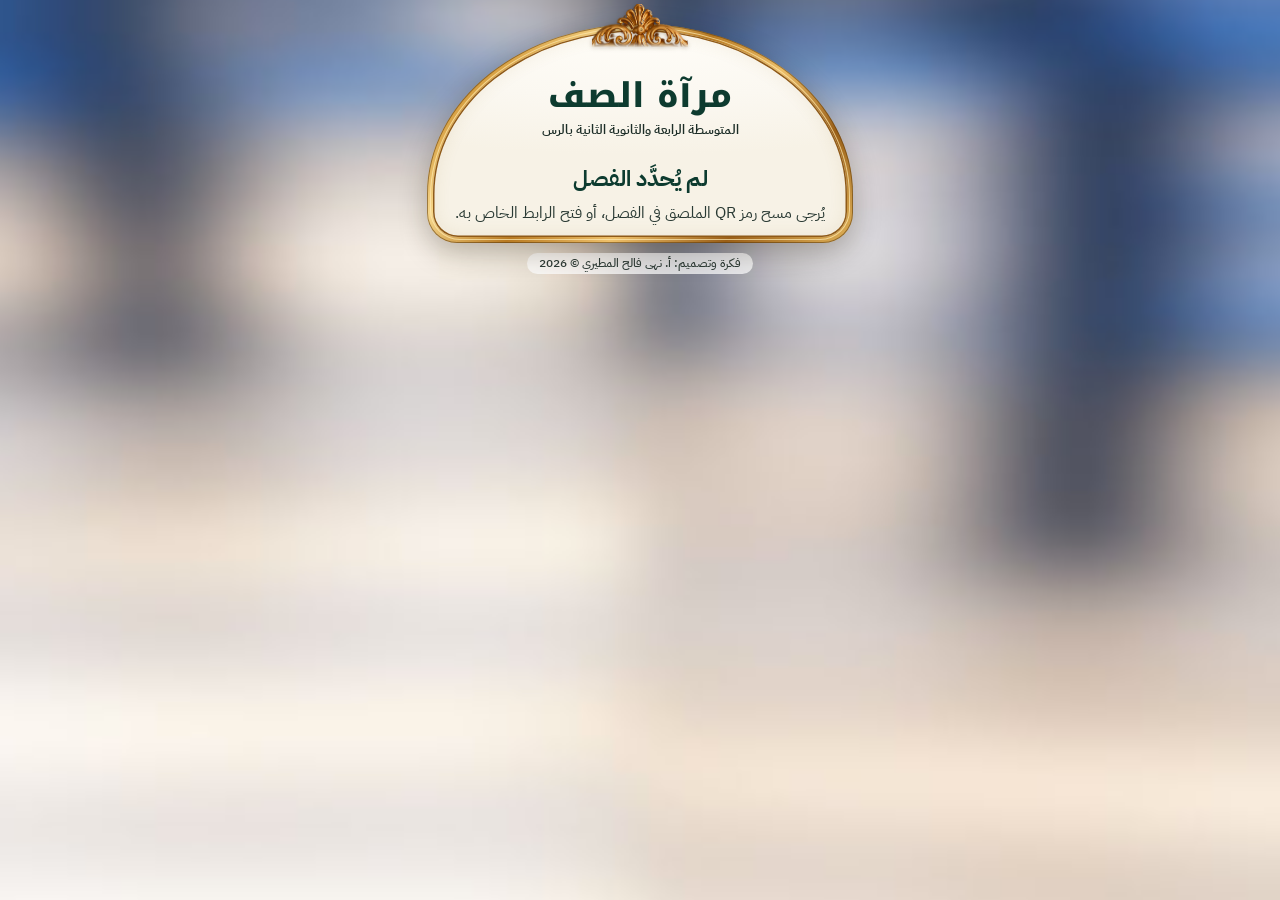
<file: index.html>
<!doctype html>
<html lang="ar" dir="rtl">
<head>
<meta charset="utf-8">
<meta name="viewport" content="width=device-width,initial-scale=1,maximum-scale=1,viewport-fit=cover">
<meta name="theme-color" content="#dfe6ee">
<link rel="icon" type="image/png" sizes="32x32" href="assets/icons/favicon-32.png">
<link rel="icon" type="image/png" sizes="192x192" href="assets/icons/icon-192.png">
<link rel="apple-touch-icon" href="assets/icons/apple-touch-icon.png">
<meta name="apple-mobile-web-app-title" content="مرآة الصف">
<title>مرآة الصف</title>
<link rel="preconnect" href="https://fonts.googleapis.com">
<link rel="preconnect" href="https://fonts.gstatic.com" crossorigin>
<link href="https://fonts.googleapis.com/css2?family=IBM+Plex+Sans+Arabic:wght@500;600;700&family=Noto+Kufi+Arabic:wght@800&display=swap" rel="stylesheet">
<link rel="stylesheet" href="assets/style.css">
<script src="assets/fit.js"></script>
<style>
:root{
  --cream:#fbf8f1;
  --cream-2:#f7f2e6;
  --line-gold:#e2cf9f;
  --ink-green:#0d3b2f;
  --sel:#0b5c37;
  --r-excellent:#1f8a45; --r-excellent-d:#166734;
  --r-good:#1466d6;      --r-good-d:#0f4ea6;
  --r-follow:#d2640f;    --r-follow-d:#a34c0a;
  --gold-grad:linear-gradient(135deg,#7c4a12 0%,#d49a3a 16%,#f6d68a 30%,#b87a22 46%,#eec06a 62%,#9a5f17 80%,#e2b45a 100%);
}
body{background:#d9dfe6;min-height:100vh;min-height:100dvh}
.bg{position:fixed;inset:-20px;background:url("assets/classroom-bg.jpg") center/cover no-repeat;filter:blur(2px) saturate(1.05);z-index:0}
.stage{position:relative;z-index:1;max-width:470px;margin:0 auto;padding:calc(24px + env(safe-area-inset-top)) 22px calc(6px + env(safe-area-inset-bottom))}

/* الإطار الذهبي على شكل قوس */
.frame{position:relative;padding:6px;border-radius:50% 50% 30px 30px / 170px 170px 30px 30px;background:var(--gold-grad);box-shadow:0 10px 28px rgba(40,30,10,.28),inset 0 0 0 1px rgba(90,55,10,.55)}
.frame::before{content:"";position:absolute;inset:3px;border-radius:inherit;border:1.5px solid rgba(255,236,180,.7);pointer-events:none}
.panel{position:relative;display:flex;flex-direction:column;border-radius:50% 50% 25px 25px / 164px 164px 25px 25px;background:radial-gradient(120% 60% at 50% 0%,#fffdf8 0%,var(--cream) 55%,var(--cream-2) 100%);box-shadow:inset 0 0 0 1.5px #8f5a18,inset 0 0 18px rgba(160,120,50,.12);padding:calc(44px + var(--head-extra,0px)) 16px 12px}
.crest{position:absolute;top:-20px;left:50%;width:96px;transform:translateX(-50%);z-index:2;pointer-events:none;filter:drop-shadow(0 2px 2px rgba(60,35,5,.35))}

/* الرأس */
.p-head{text-align:center}
.p-head h1{margin:0;font-family:"Noto Kufi Arabic","IBM Plex Sans Arabic",sans-serif;font-weight:800;font-size:34px;line-height:1.3;color:var(--ink-green)}
.p-head .school{margin:2px 0 0;font-size:13px;font-weight:600;color:#1d2e28}
.plaque{position:relative;width:min(190px,58%);aspect-ratio:270/58;margin:10px auto 0;display:grid;place-items:center}
.plaque svg{position:absolute;inset:0;width:100%;height:100%}
.plaque span{position:relative;font-size:17px;font-weight:700;color:var(--ink-green)}

/* المواد */
.row-title{display:flex;align-items:center;justify-content:space-between;gap:10px;margin:12px 0 8px}
.row-title h2,.rate-title{margin:0;font-size:20px;font-weight:700;color:var(--ink-green)}
.other-btn{display:inline-flex;align-items:center;gap:8px;min-height:36px;padding:0 16px;border:1.5px solid #c79a45;border-radius:11px;background:var(--cream);color:var(--ink-green);font-size:16px;font-weight:600}
.other-btn svg{width:15px;height:15px}
.other-btn[aria-pressed="true"]{background:var(--sel);border-color:var(--sel);color:#fff}
.other-box{margin:0 0 12px;display:flex;flex-direction:column;gap:8px}
.other-box input.need,.note-box textarea.need{border-color:var(--r-follow);background:#fff8f1;box-shadow:0 0 0 3px rgba(210,100,15,.15)}
.other-box input{width:100%;padding:12px 14px;border:1.5px solid var(--line-gold);border-radius:12px;background:#fff;font-size:16px;color:var(--ink-green)}
.other-box input:focus{outline:none;border-color:var(--sel)}
.subjects{display:grid;grid-template-columns:repeat(2,minmax(0,1fr));gap:7px 8px}
.subjects.c3{grid-template-columns:repeat(3,minmax(0,1fr));gap:7px}
.subj{position:relative;display:flex;align-items:center;justify-content:center;gap:8px;min-height:var(--btn-h,52px);padding:4px 8px;border:1px solid var(--line-gold);border-radius:11px;background:#fdfbf6;color:var(--ink-green);font-size:16px;font-weight:700;line-height:1.35;text-align:center;overflow-wrap:anywhere;box-shadow:0 1px 0 rgba(180,150,90,.12)}
.subjects.c3 .subj{font-size:14px;padding:4px 5px;border-radius:10px}
.subj .ck{display:none;flex:none;width:22px;height:22px}
.subj[aria-pressed="true"]{background:var(--sel);border-color:var(--sel);color:#fff;box-shadow:0 3px 8px rgba(11,92,55,.28)}
.subj[aria-pressed="true"] .ck{display:block}
.subjects.c3 .subj .ck{width:20px;height:20px}
.subj:active{transform:scale(.985)}

/* مجالات تقييم مدرسي منفصلة بصريًا، بنفس أزرار المواد */
.school-area-title{margin:11px 0 7px;font-size:16px;font-weight:700;color:var(--ink-green)}
.school-areas{display:grid;grid-template-columns:repeat(3,minmax(0,1fr));gap:6px}
.school-areas .subj{min-height:74px;flex-direction:column;gap:3px;padding:7px 3px;font-size:12px;line-height:1.35}
.school-areas .area-icon{width:24px;height:24px;flex:none}
.school-areas .subj .ck{position:absolute;top:4px;left:4px;width:16px;height:16px}
.compact .school-area-title{margin:7px 0 5px;font-size:14px}
.compact .school-areas .subj{min-height:64px;padding:5px 3px;font-size:11.5px}
.compact .school-areas .area-icon{width:20px;height:20px}

/* التقييم */
.rate-title{margin:12px 0 8px}
.rates{display:grid;grid-template-columns:repeat(3,minmax(0,1fr));gap:6px}
.rate{display:flex;flex-direction:column;align-items:center;justify-content:center;gap:4px;min-height:78px;padding:8px 4px;border:0;border-radius:10px;color:#fff;font-size:17px;font-weight:700;line-height:1.2}
.rate svg{width:32px;height:32px}
.rate.excellent{background:var(--r-excellent);box-shadow:0 3px 0 var(--r-excellent-d)}
.rate.good{background:var(--r-good);box-shadow:0 3px 0 var(--r-good-d)}
.rate.follow{background:var(--r-follow);box-shadow:0 3px 0 var(--r-follow-d)}
.rate:active{transform:translateY(2px);box-shadow:none}
.rates.busy .rate{opacity:.6;pointer-events:none}
.status{margin:12px 0 4px;text-align:center;font-size:13.5px;font-weight:500;color:#2a3a34}
.status.warn{color:var(--r-follow-d);font-weight:700;animation:nudge .35s}
.status.bad{color:#b3261e;font-weight:700}
@keyframes nudge{25%{transform:translateX(-5px)}75%{transform:translateX(5px)}}
.demo-note{margin:10px auto 0;padding:4px 12px;width:fit-content;border-radius:999px;background:#fff4dc;border:1px solid #e9d29a;font-size:12px;color:#7a5a1f}

/* صفحة الشكر */
.done{margin-top:18px;text-align:center}
.done-icon{width:74px;height:74px;margin:6px auto 12px;border-radius:50%;display:grid;place-items:center;color:#fff}
.done-icon svg{width:38px;height:38px}
.done h2{margin:0;font-size:28px;color:var(--ink-green)}
.done-lead{margin:4px 0 18px;font-size:17px;color:#2a3a34}
.done-sum{margin:0 auto;max-width:340px;border:1.3px solid var(--line-gold);border-radius:14px;background:#fdfbf6;text-align:start}
.done-sum div{display:flex;justify-content:space-between;gap:12px;padding:12px 16px;border-bottom:1px solid #eee3c8}
.done-sum div:last-child{border-bottom:0}
.done-sum dt{color:#6c6a5e;font-size:15px}
.done-sum dd{margin:0;font-weight:700;font-size:16px;color:var(--ink-green);text-align:end}
.done-foot{margin:16px 0 6px;font-size:14px;color:#6c6a5e}
.invalid{margin-top:22px;text-align:center}
.invalid h2{margin:0 0 6px;font-size:22px;color:var(--ink-green)}
.invalid p{margin:0;color:#2a3a34}

.rights{margin:10px auto 0;width:fit-content;padding:2px 12px;border-radius:999px;background:rgba(255,255,255,.72);text-align:center;font-size:11.5px;font-weight:500;color:#2f3d38}

/* مستوى مضغوط للشاشات القصيرة */
.compact .stage{padding-top:calc(18px + env(safe-area-inset-top))}
.compact .panel{padding-top:calc(34px + var(--head-extra,0px));padding-bottom:8px}
.compact .crest{width:80px;top:-16px}
.compact .p-head h1{font-size:27px}
.compact .p-head .school{font-size:12px}
.compact .plaque{margin-top:6px;width:min(170px,52%)}
.compact .plaque span{font-size:15.5px}
.compact .row-title{margin:8px 0 6px}
.compact .row-title h2,.compact .rate-title{font-size:17px}
.compact .other-btn{min-height:32px;font-size:15px}
.compact .rate-title{margin:8px 0 6px}
.compact .rate{min-height:62px;font-size:15px}
.compact .rate svg{width:24px;height:24px}
.compact .status{margin:8px 0 2px;font-size:12.5px}
.compact .rights{margin-top:6px}

/* الشاشات الصغيرة */
@media (max-width:370px){
  .stage{padding-inline:12px}
  .p-head h1{font-size:30px}
  .row-title h2,.rate-title{font-size:18px}
  .subj{font-size:15px}
  .rate{font-size:16px;min-height:70px}
  .rate svg{width:28px;height:28px}
}

/* الملاحظة */
.rate-row{margin:12px 0 8px}
.rate-row .rate-title{margin:0}
.note-btn{min-height:32px;padding:0 13px;font-size:14.5px;gap:6px}
.note-btn svg{width:13px;height:13px}
.note-btn[aria-expanded="true"] .v{display:none}
.note-btn[aria-expanded="true"]{background:var(--sel);border-color:var(--sel);color:#fff}
.note-box{margin:0 0 8px}
.note-box textarea{width:100%;min-height:46px;padding:10px 12px;border:1.5px solid var(--line-gold);border-radius:12px;background:#fff;font:inherit;font-size:16px;color:var(--ink-green);resize:none}
.note-box textarea:focus{outline:none;border-color:var(--sel)}
.compact .rate-row{margin:8px 0 6px}
</style>
</head>
<body>
<div class="bg" aria-hidden="true"></div>
<main class="stage">
  <div class="frame">
    <img class="crest" src="assets/crest.png" alt="" aria-hidden="true">
    <div class="panel" id="panel">
      <header class="p-head">
        <h1>مرآة الصف</h1>
        <p class="school" id="school"></p>
        <div class="plaque" id="plaque" hidden>
          <svg viewBox="0 0 270 58" aria-hidden="true">
            <path d="M16 2H254A14 14 0 0 0 268 16V42A14 14 0 0 0 254 56H16A14 14 0 0 0 2 42V16A14 14 0 0 0 16 2Z" fill="#fdf9ef" stroke="#c9973f" stroke-width="2.2"/>
            <path d="M19 6.5H251A12 12 0 0 0 263.5 19V39A12 12 0 0 0 251 51.5H19A12 12 0 0 0 6.5 39V19A12 12 0 0 0 19 6.5Z" fill="none" stroke="#e3c47f" stroke-width="1"/>
          </svg>
          <span id="className"></span>
        </div>
        <div class="demo-note" id="demoFlag" hidden>وضع التجربة: تُحفظ التقييمات في هذا الجهاز فقط</div>
      </header>

      <section id="app" hidden>
        <div class="row-title">
          <h2 id="subjTitle">المادة الدراسية</h2>
          <button type="button" class="other-btn" id="otherBtn" aria-pressed="false">
            <svg viewBox="0 0 24 24" fill="none" stroke="currentColor" stroke-width="2.6" stroke-linecap="round" aria-hidden="true"><path d="M12 4v16M4 12h16"/></svg>أخرى
          </button>
        </div>
        <div class="other-box" id="otherBox" hidden>
          <label class="sr" for="otherName">اسم المادة</label>
          <input id="otherName" maxlength="60" placeholder="اسم المادة أو النشاط (اختياري)" autocomplete="off">
          <label class="sr" for="teacherName">اسم المعلمة</label>
          <input id="teacherName" maxlength="60" placeholder="اسم المعلمة (مطلوب)" autocomplete="name" required>
        </div>
        <div class="subjects" id="subjects" role="group" aria-labelledby="subjTitle"></div>
        <h2 class="school-area-title" id="schoolAreaTitle">التقييم المدرسي</h2>
        <div class="school-areas" id="schoolAreas" role="group" aria-labelledby="schoolAreaTitle"></div>

        <div class="row-title rate-row">
          <h2 class="rate-title">التقييم</h2>
          <button type="button" class="other-btn note-btn" id="noteBtn" aria-expanded="false">
            <svg viewBox="0 0 24 24" fill="none" stroke="currentColor" stroke-width="2.6" stroke-linecap="round" aria-hidden="true"><path class="v" d="M12 4v16"/><path d="M4 12h16"/></svg><span>ملاحظة</span>
          </button>
        </div>
        <div class="note-box" id="noteBox" hidden>
          <label class="sr" for="note">ملاحظة</label>
          <textarea id="note" maxlength="300" rows="1" placeholder="الملاحظة"></textarea>
        </div>
        <div class="rates" id="rates">
          <button class="rate excellent" data-rating="متميز" type="button">
            <svg viewBox="0 0 24 24" fill="none" stroke="currentColor" stroke-width="1.7" stroke-linejoin="round" aria-hidden="true"><path d="M12 3.2l2.7 5.5 6 .9-4.35 4.25 1.03 6-5.38-2.83-5.38 2.83 1.03-6L3.3 9.6l6-.9z"/></svg>
            متميز
          </button>
          <button class="rate good" data-rating="جيد" type="button">
            <svg viewBox="0 0 24 24" fill="none" stroke="currentColor" stroke-width="1.7" stroke-linecap="round" stroke-linejoin="round" aria-hidden="true"><circle cx="12" cy="12" r="8.8"/><path d="M8.2 12.3l2.6 2.6 5-5.2"/></svg>
            جيد
          </button>
          <button class="rate follow" data-rating="يحتاج متابعة" type="button">
            <svg viewBox="0 0 24 24" fill="none" stroke="currentColor" stroke-width="1.7" stroke-linecap="round" stroke-linejoin="round" aria-hidden="true"><rect x="5" y="4.5" width="14" height="16.5" rx="2"/><path d="M9 3h6v3H9zM8.5 11h7M8.5 14.5h7M8.5 18h4"/></svg>
            يحتاج متابعة
          </button>
        </div>
        <p class="status" id="hint" role="status" aria-live="polite">يحفظ التقييم مباشرة عند الاختيار</p>
      </section>

      <section class="done" id="done" hidden>
        <div class="done-icon" id="doneIcon"><svg viewBox="0 0 24 24" fill="none" stroke="currentColor" stroke-width="2.4" stroke-linecap="round" stroke-linejoin="round" aria-hidden="true"><path d="M5 12.5l4.5 4.5L19 7.5"/></svg></div>
        <h2>شكرًا لتعاونكم</h2>
        <p class="done-lead">تم حفظ التقييم لأداء طالبات الفصل.</p>
        <dl class="done-sum">
          <div><dt>الفصل</dt><dd id="doneClass"></dd></div>
          <div><dt>المادة / المجال</dt><dd id="doneSubject"></dd></div>
          <div id="doneTeacherRow" hidden><dt>المعلمة</dt><dd id="doneTeacher"></dd></div>
          <div><dt>أداء الطالبات</dt><dd id="doneRating"></dd></div>
          <div><dt>الوقت</dt><dd id="doneTime"></dd></div>
        </dl>
        <p class="done-foot">يمكن إغلاق هذه الصفحة الآن.</p>
      </section>

      <section class="invalid" id="invalid" hidden>
        <h2>لم يُحدَّد الفصل</h2>
        <p>يُرجى مسح رمز QR الملصق في الفصل، أو فتح الرابط الخاص به.</p>
      </section>
    </div>
  </div>
  <p class="rights">فكرة وتصميم: أ. نهى فالح المطيري © 2026</p>
</main>

<script src="config.js"></script>
<script src="assets/common.js"></script>
<script>
(function () {
  var M = window.Miraat, S = M.Store;
  var $ = function (id) { return document.getElementById(id); };
  $("school").textContent = M.SCHOOL;

  var params = new URLSearchParams(location.search);
  var cls = M.findClass(params.get("c") || params.get("class"));
  var panel = $("panel");
  if (!cls) { $("invalid").hidden = false; return; }

  document.title = "مرآة الصف — " + cls.name;
  $("app").hidden = false;
  $("plaque").hidden = false;
  $("className").textContent = cls.name;
  if (S.demo) $("demoFlag").hidden = false;

  var subject = "", busy = false;
  var grid = $("subjects"), hint = $("hint"), rates = $("rates"), otherBtn = $("otherBtn");
  var CHECK = '<svg class="ck" viewBox="0 0 24 24" aria-hidden="true"><circle cx="12" cy="12" r="11" fill="#fff"/><path d="M7.2 12.4l3.1 3.1 6.4-6.6" fill="none" stroke="#0b5c37" stroke-width="2.6" stroke-linecap="round" stroke-linejoin="round"/></svg>';

  /* «أخرى» زر مستقل بجانب العنوان، والمواد في الشبكة */
  var subjects = M.subjectsFor(cls).filter(function (n) { return n !== "أخرى" && M.SCHOOL_AREAS.indexOf(n) === -1; });
  subjects.forEach(function (name) {
    var b = document.createElement("button");
    b.type = "button";
    b.className = "subj";
    b.innerHTML = '<span></span>' + CHECK;
    b.firstChild.textContent = M.disp(name);
    b.setAttribute("aria-pressed", "false");
    b.addEventListener("click", function () { pick(name, b); });
    grid.appendChild(b);
  });
  /* الأيقونات ثابتة لكل الفصول، مع الإبقاء على رموز QR والروابط الأصلية. */
  var areaGrid = $("schoolAreas");
  var AREA_ICONS = {
    "الموجهة الطلابية": '<circle cx="9" cy="8" r="3"/><path d="M3 20v-2a6 6 0 0 1 12 0v2M17 10a3 3 0 0 0-2-5M17 15a5 5 0 0 1 4 5"/>',
    "مراقبة الصف": '<rect x="5" y="5" width="14" height="16" rx="2"/><path d="M9 5V3h6v2M8 12l2 2 4-4M8 18h8"/>',
    "البيئة المدرسية": '<path d="M3 20h18M5 20V9l7-5 7 5v11M9 20v-7h6v7M9 10h6"/>'
  };
  M.SCHOOL_AREAS.forEach(function (name) {
    var b = document.createElement("button");
    b.type = "button";
    b.className = "subj";
    b.innerHTML = '<svg class="area-icon" viewBox="0 0 24 24" fill="none" stroke="currentColor" stroke-width="1.7" stroke-linecap="round" stroke-linejoin="round" aria-hidden="true">' + AREA_ICONS[name] + '</svg><span></span>' + CHECK;
    b.querySelector("span").textContent = name;
    b.setAttribute("aria-pressed", "false");
    b.addEventListener("click", function () { pick(name, b); });
    areaGrid.appendChild(b);
  });
  otherBtn.addEventListener("click", function () { pick("أخرى", otherBtn); $("teacherName").focus(); });
  ["teacherName", "note"].forEach(function (id) { $(id).addEventListener("input", function () { this.classList.remove("need"); }); });
  function openNote() {
    if ($("noteBox").hidden) {
      $("noteBox").hidden = false;
      $("noteBtn").setAttribute("aria-expanded", "true");
      $("noteBtn").querySelector("span").textContent = "إخفاء الملاحظة";
      keep2 = !grid.classList.contains("c3");
      fit();
    }
  }
  $("noteBtn").addEventListener("click", function () {
    var open = $("noteBox").hidden;
    $("noteBox").hidden = !open;
    this.setAttribute("aria-expanded", String(open));
    this.querySelector("span").textContent = open ? "إخفاء الملاحظة" : "ملاحظة";
    keep2 = open && !grid.classList.contains("c3");
    fit();
    if (open) $("note").focus();
  });

  function pick(name, btn) {
    subject = name;
    document.querySelectorAll("#subjects .subj, #schoolAreas .subj").forEach(function (e) { e.setAttribute("aria-pressed", String(e === btn)); });
    otherBtn.setAttribute("aria-pressed", String(btn === otherBtn));
    $("otherBox").hidden = name !== "أخرى";
    setStatus("", "يحفظ التقييم مباشرة عند الاختيار");
    fit();
  }

  var statusTimer = null;
  function setStatus(kind, text, revert) {
    clearTimeout(statusTimer);
    hint.className = "status";
    void hint.offsetWidth;
    if (kind) hint.classList.add(kind);
    hint.textContent = text;
    if (revert) statusTimer = setTimeout(function () { setStatus("", "يحفظ التقييم مباشرة عند الاختيار"); }, 2600);
  }

  /* ملاءمة الصفحة لطول الشاشة: تُحسب أعمدة المواد وارتفاعها، والمساحة الزائدة تذهب إلى أعلى الإطار */
  function topOf(el) { var y = 0; while (el) { y += el.offsetTop; el = el.offsetParent; } return y; }
  function viewport() {
    var root = document.documentElement, z = parseFloat(root.style.zoom) || 1;
    var w = root.clientWidth, h = window.innerHeight;
    if (z !== 1) { if (w / z >= 300) w = w / z; if (h / z >= 300) h = h / z; }
    return { w: w, h: h };
  }
  function layout(cols, btnH, extra) {
    grid.className = "subjects" + (cols === 3 ? " c3" : "");
    grid.style.setProperty("--btn-h", btnH + "px");
    panel.style.setProperty("--head-extra", extra + "px");
  }
  function overflow(vh) {
    var bottom = topOf(panel) + panel.offsetHeight + 7 + document.querySelector(".rights").offsetHeight + 14;
    return vh - bottom;             /* موجب = مساحة زائدة، سالب = الصفحة أطول من الشاشة */
  }
  var keep2 = false;
  function fit() {
    document.documentElement.classList.remove("compact");
    var v = viewport(), n = subjects.length;
    var cols = v.w >= 360 && n > 10 ? 3 : 2;
    var min = cols === 3 ? 44 : 48, cap = 62;
    layout(cols, min, 0);
    var slack = overflow(v.h);
    /* الترتيب: ضغط المسافات أولًا مع بقاء عدد الأعمدة، ثم ثلاثة أعمدة إن لزم */
    if (slack < 0) { document.documentElement.classList.add("compact"); min = cols === 3 ? 42 : 46; layout(cols, min, 0); slack = overflow(v.h); }
    if (slack < 0 && cols === 2 && v.w >= 340 && !keep2) {
      document.documentElement.classList.remove("compact");
      cols = 3; min = 44; layout(cols, min, 0); slack = overflow(v.h);
      if (slack < 0) { document.documentElement.classList.add("compact"); min = 42; layout(cols, min, 0); slack = overflow(v.h); }
    }
    if (slack <= 0) return;
    var rows = Math.ceil(n / cols);
    var grow = Math.min(cap - min, Math.floor(slack / rows));
    layout(cols, min + grow, 0);
    slack = overflow(v.h);
    if (slack > 0) layout(cols, min + grow, Math.min(Math.floor(slack), 90));
  }
  window.addEventListener("resize", fit);
  if (document.fonts && document.fonts.ready) document.fonts.ready.then(fit);
  fit();

  rates.querySelectorAll(".rate").forEach(function (b) {
    b.addEventListener("click", function () { rate(b.getAttribute("data-rating")); });
  });

  function rate(rating) {
    if (busy) return;
    if (!subject) { setStatus("warn", "يُرجى تحديد المادة أولًا", true); return; }
    var other = $("otherName").value.trim();
    var subj = subject === "أخرى" ? (other ? "أخرى: " + other : "أخرى") : subject;
    var teacher = subject === "أخرى" ? $("teacherName").value.trim() : "";
    var note = $("note").value.trim();
    /* «أخرى»: اسم المعلمة مطلوب */
    if (subject === "أخرى" && teacher.length < 2) {
      $("teacherName").classList.add("need"); $("teacherName").focus();
      setStatus("warn", "يُرجى كتابة اسم المعلمة قبل اختيار التقييم");
      return;
    }
    /* «يحتاج متابعة»: الملاحظة مطلوبة */
    if (rating === "يحتاج متابعة" && note.length < 3) {
      openNote(); $("note").classList.add("need"); $("note").focus();
      setStatus("warn", "الملاحظة مطلوبة مع «يحتاج متابعة»؛ يُرجى كتابتها ثم الضغط على الزر مرة أخرى");
      return;
    }
    busy = true;
    rates.classList.add("busy");
    setStatus("", "جارٍ الحفظ…");
    S.save({ classCode: cls.code, classroom: cls.name, stage: cls.stage, subject: subj, rating: rating, note: note, teacher: teacher })
      .then(function () {
        var colors = { "متميز": "var(--r-excellent)", "جيد": "var(--r-good)", "يحتاج متابعة": "var(--r-follow)" };
        $("doneIcon").style.background = colors[rating];
        $("doneClass").textContent = cls.name;
        $("doneSubject").textContent = M.disp(subj);
        $("doneTeacherRow").hidden = !teacher; $("doneTeacher").textContent = teacher;
        $("doneRating").textContent = rating;
        $("doneRating").style.color = colors[rating];
        $("doneTime").textContent = new Date().toLocaleString("ar-SA", { weekday: "long", hour: "numeric", minute: "2-digit" });
        /* انتهى التقييم: تُخفى المواد والتقدير، ولا يُتاح تقييم آخر من الصفحة نفسها */
        $("app").hidden = true;
        $("done").hidden = false;
        panel.style.setProperty("--head-extra", "0px");
        window.scrollTo(0, 0);
      })
      .catch(function () {
        setStatus("bad", "تعذّر الحفظ. يُرجى التحقق من الاتصال وإعادة المحاولة.");
      })
      .then(function () { busy = false; rates.classList.remove("busy"); });
  }
})();
</script>
</body>
</html>
</file>
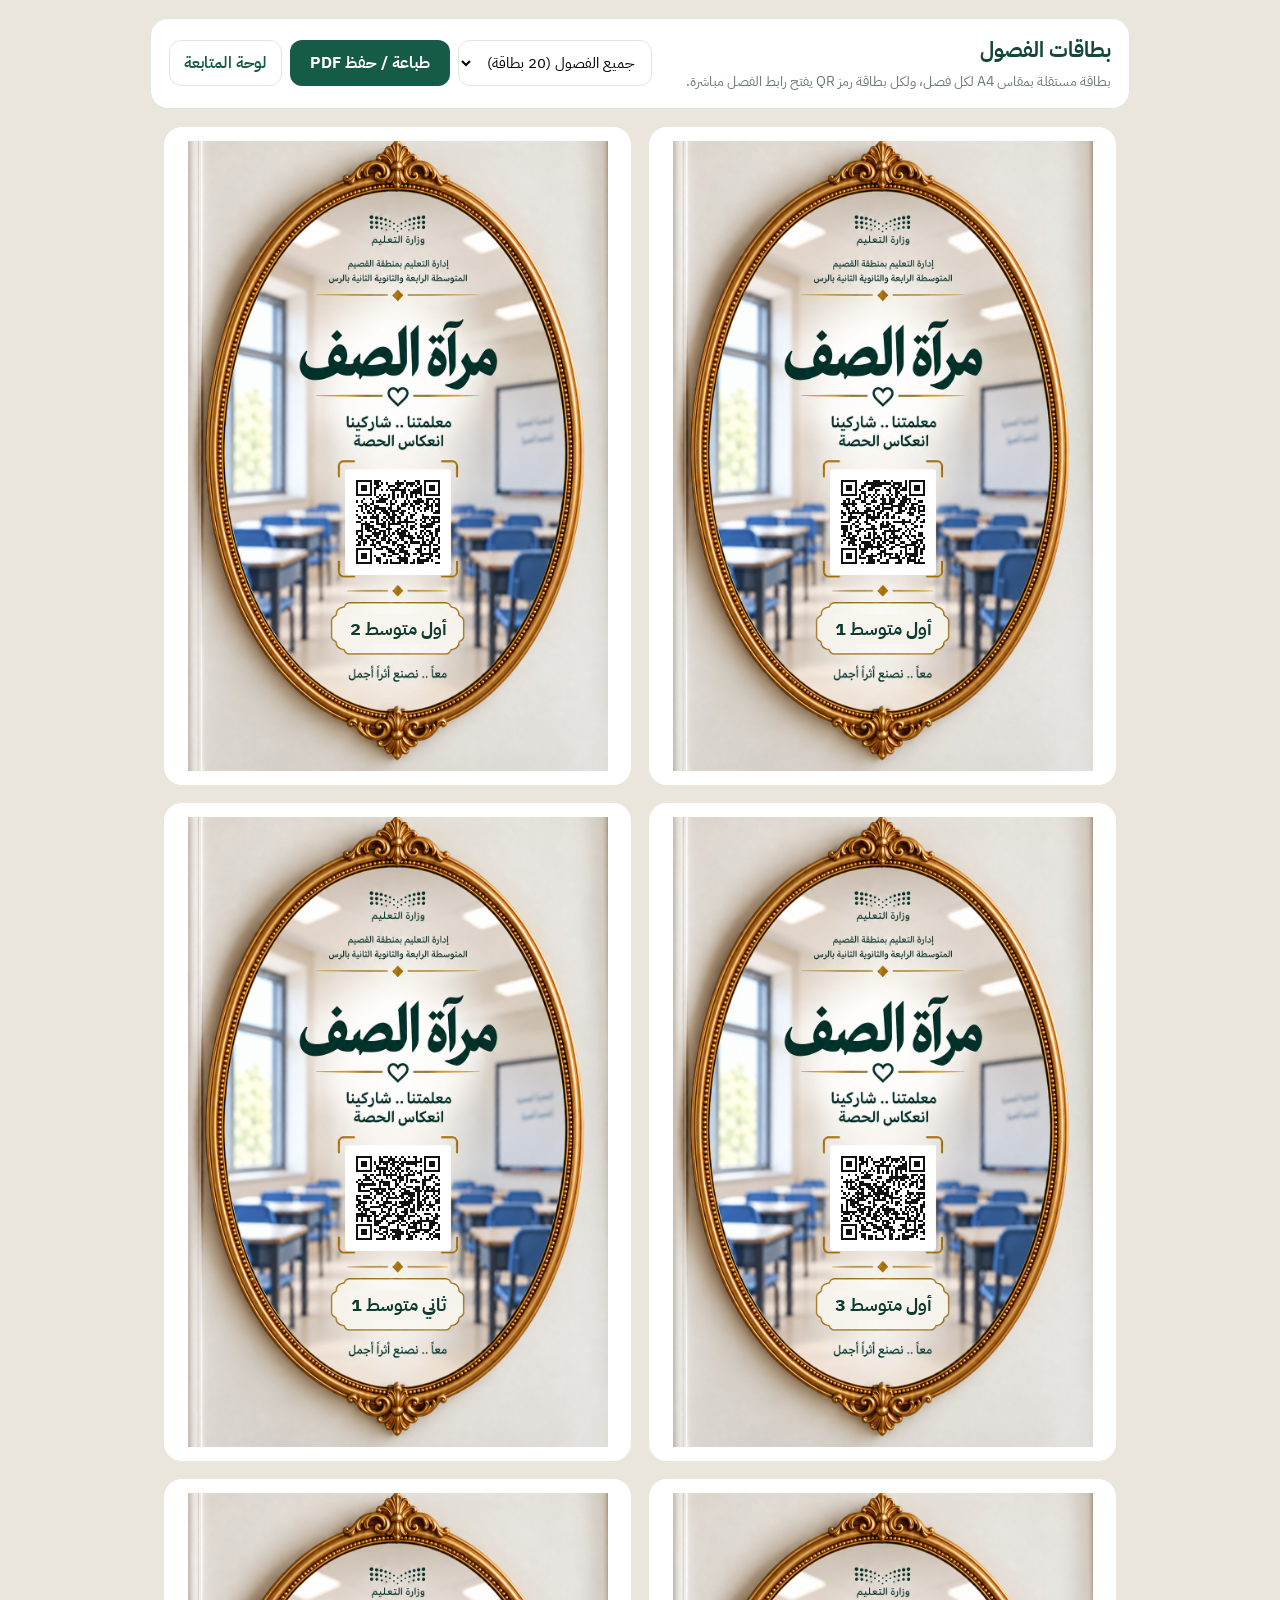
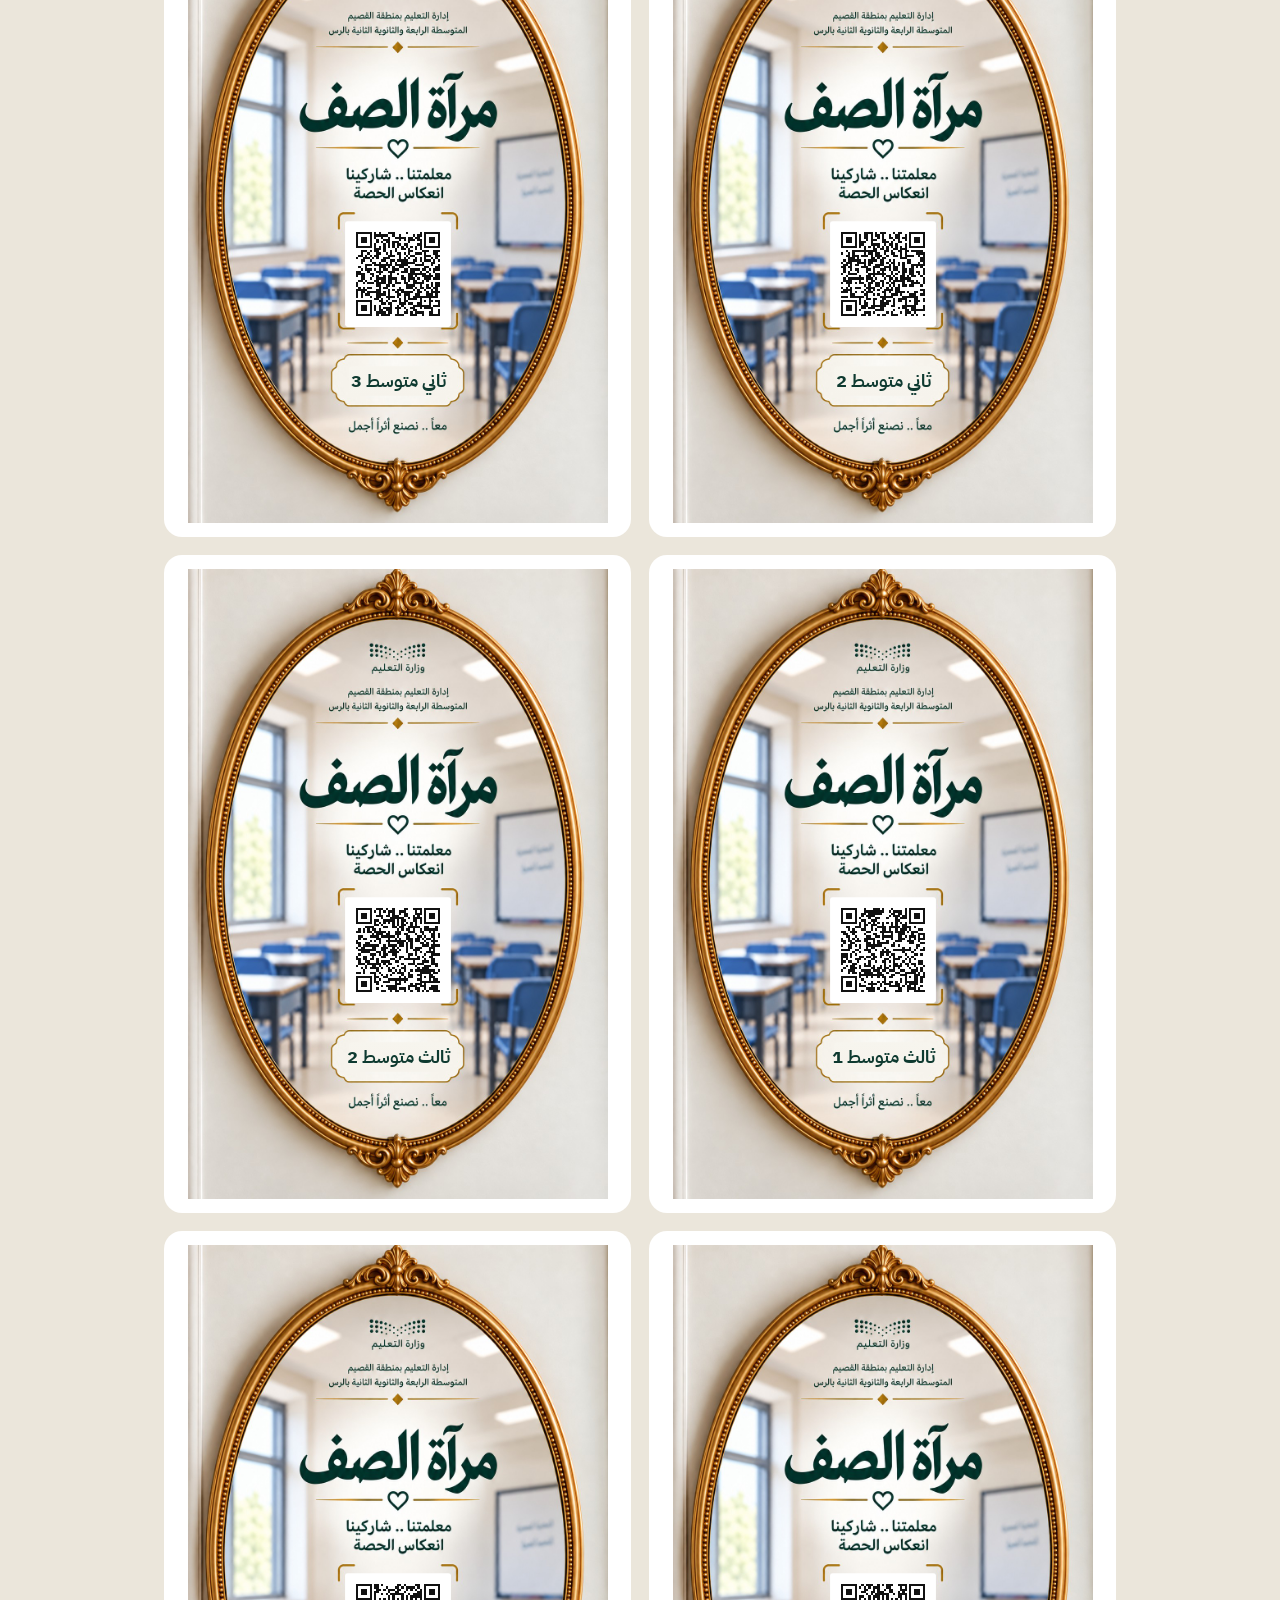
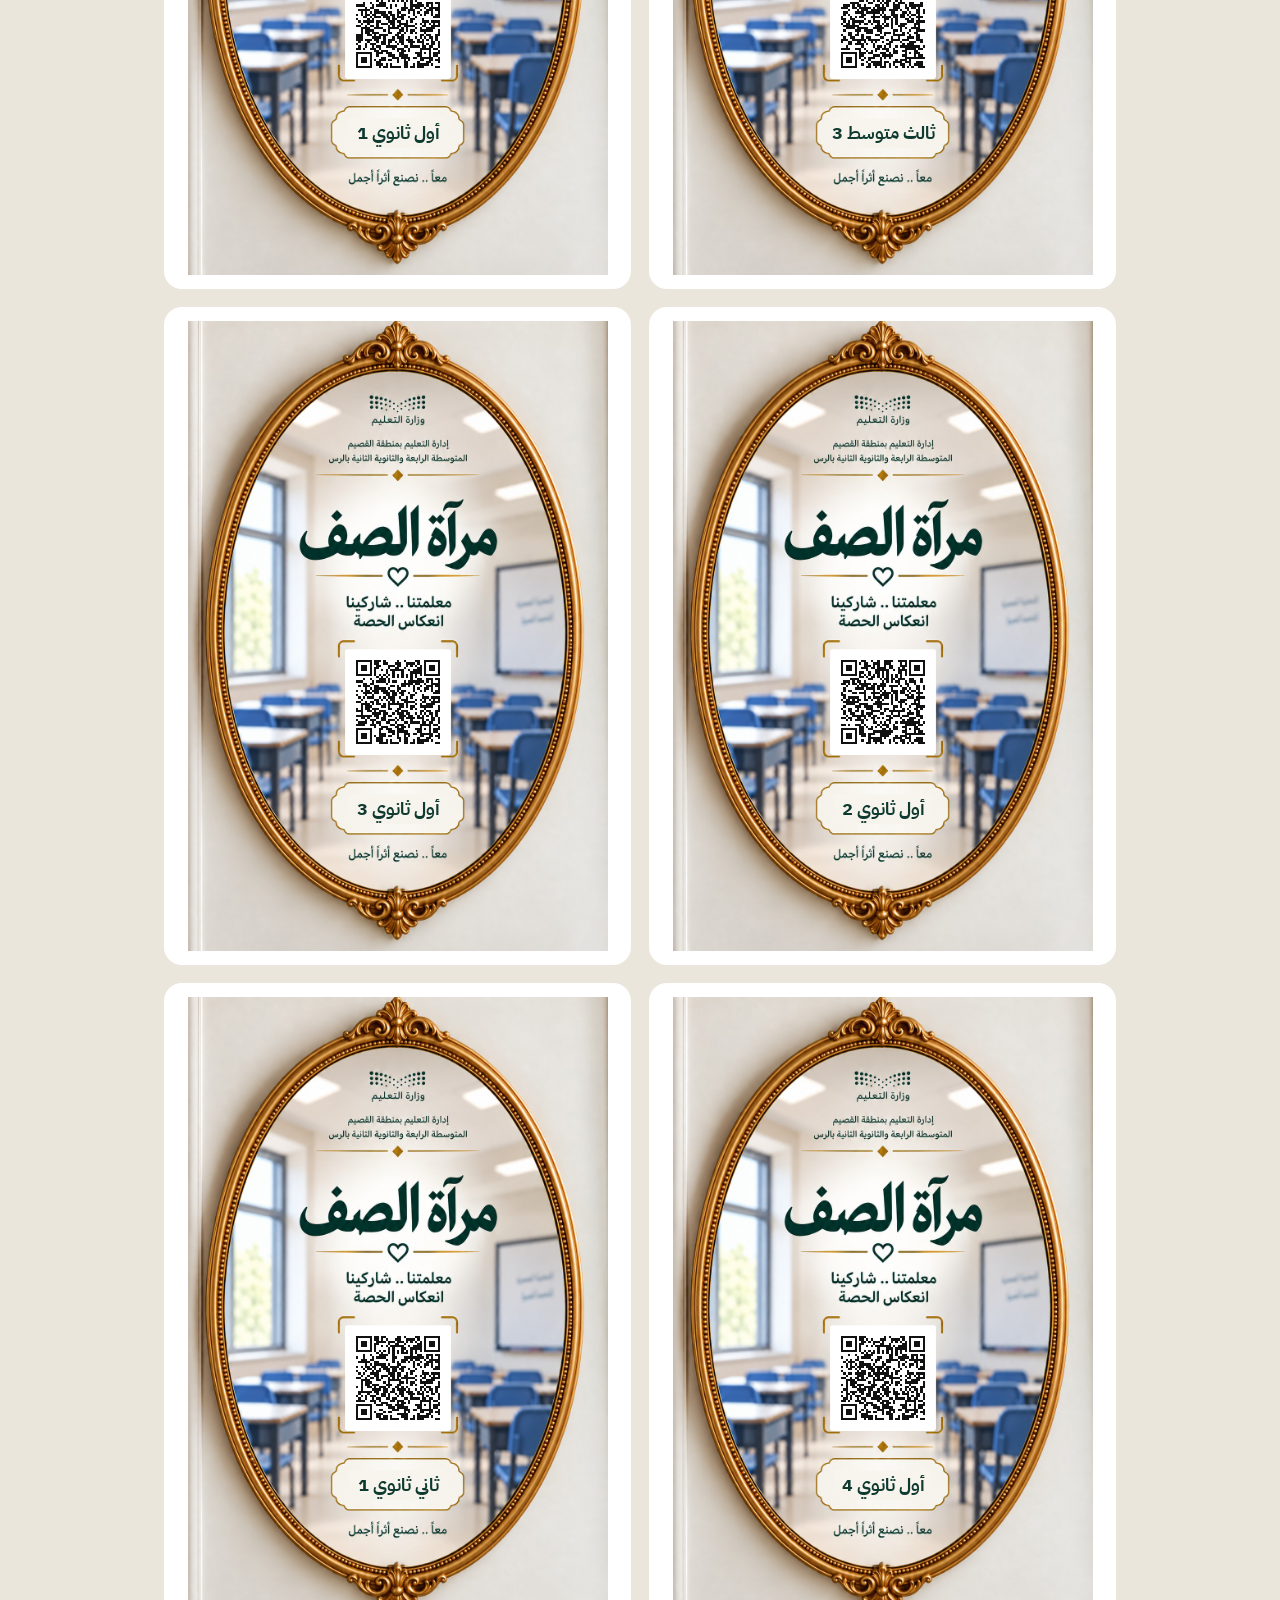
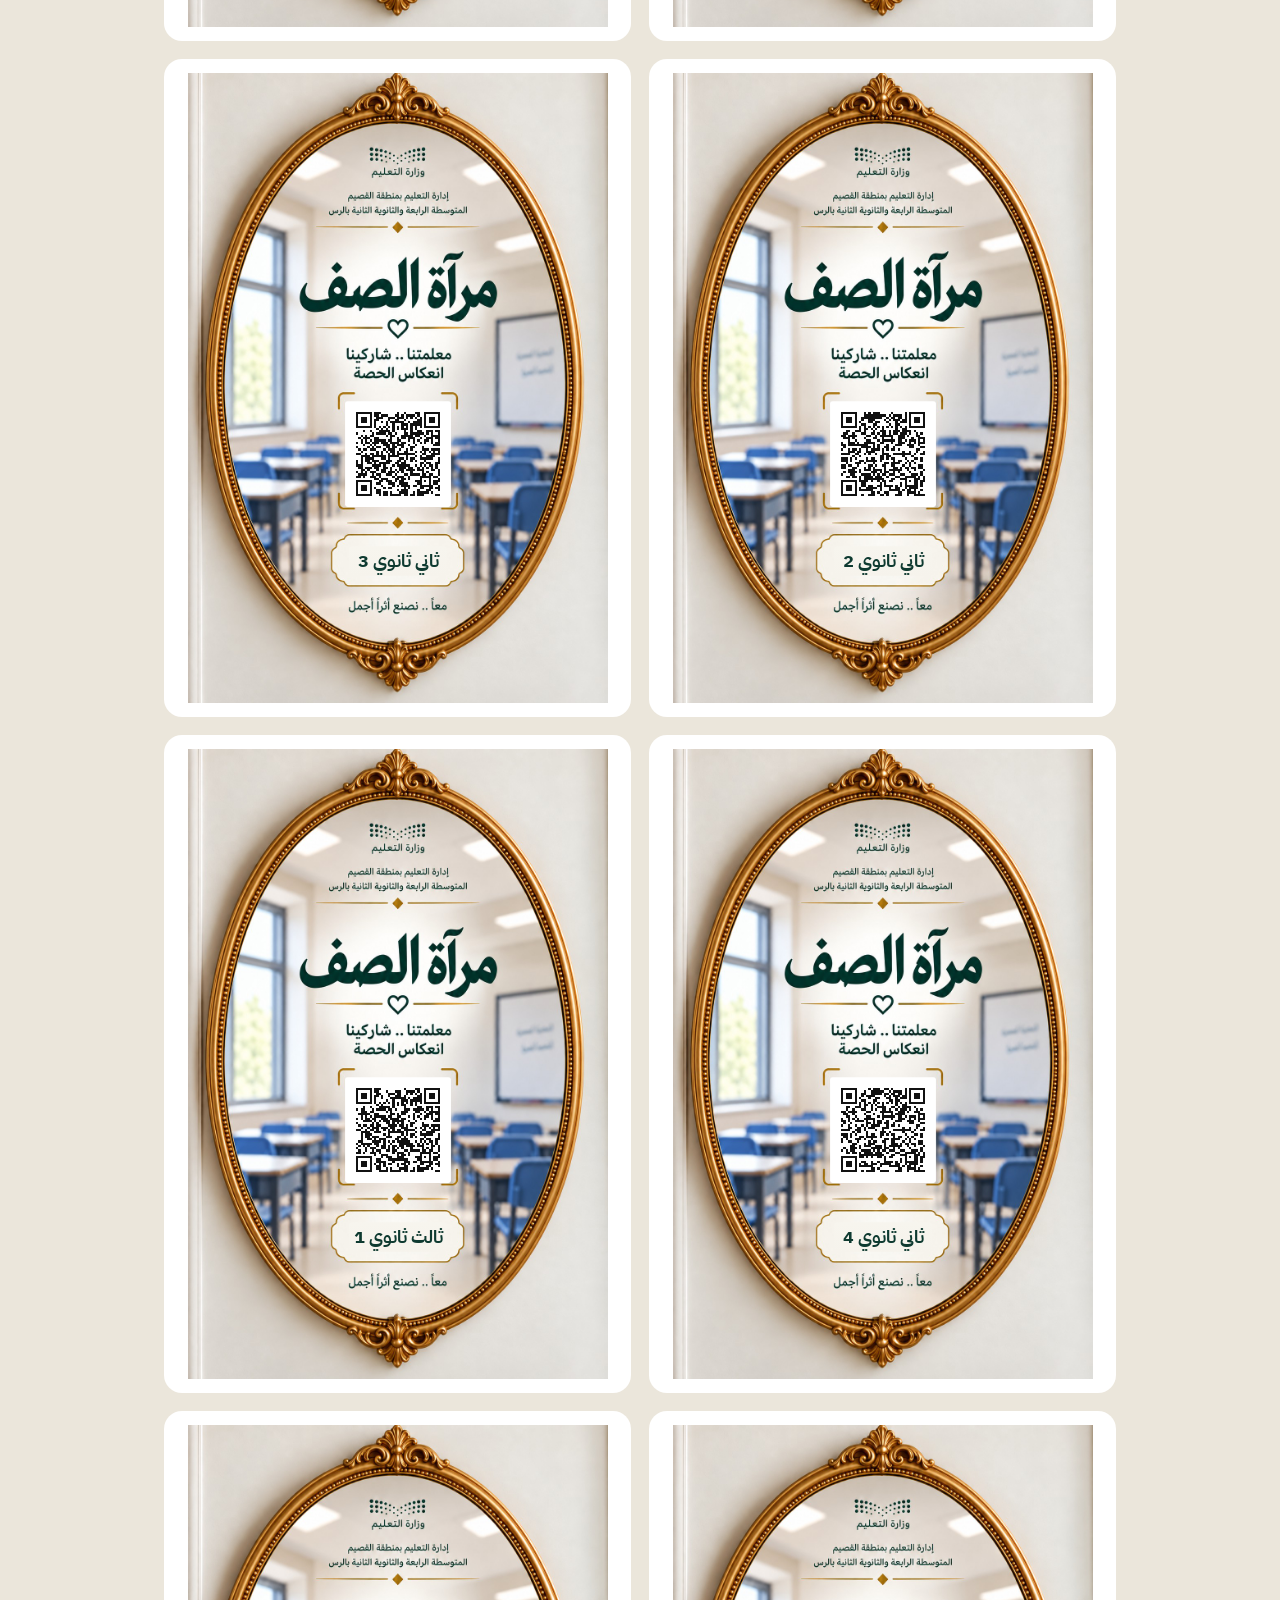
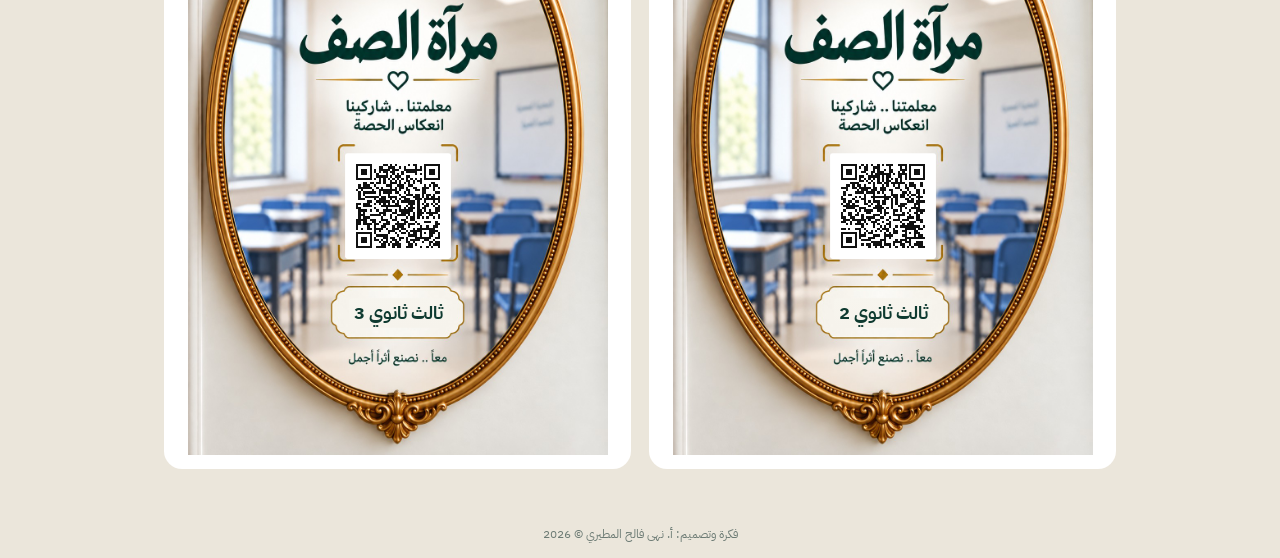
<file: cards.html>
<!doctype html>
<html lang="ar" dir="rtl">
<head>
<meta charset="utf-8">
<meta name="viewport" content="width=device-width,initial-scale=1">
<meta name="robots" content="noindex">
<link rel="icon" type="image/png" sizes="32x32" href="assets/icons/favicon-32.png">
<link rel="icon" type="image/png" sizes="192x192" href="assets/icons/icon-192.png">
<link rel="apple-touch-icon" href="assets/icons/apple-touch-icon.png">
<meta name="apple-mobile-web-app-title" content="مرآة الصف">
<title>بطاقات الفصول — مرآة الصف</title>
<link rel="preconnect" href="https://fonts.googleapis.com">
<link rel="preconnect" href="https://fonts.gstatic.com" crossorigin>
<link href="https://fonts.googleapis.com/css2?family=IBM+Plex+Sans+Arabic:wght@400;600;700&display=swap" rel="stylesheet">
<link rel="stylesheet" href="assets/style.css">
<script src="assets/fit.js"></script>
<style>
@page{size:A4 portrait;margin:0}
body{background:#ebe6db}
.toolbar{max-width:980px;margin:18px 14px;margin-inline:max(14px,calc((100% - 980px)/2));padding:16px 18px;background:#fff;border-radius:18px;border:1px solid var(--line);display:flex;gap:12px;align-items:center;justify-content:space-between;flex-wrap:wrap}
.toolbar h1{margin:0;font-size:21px;color:var(--green-800)}
.toolbar p{margin:4px 0 0;color:var(--muted);font-size:14px}
.tools{display:flex;gap:8px;flex-wrap:wrap}
.tools select{min-height:46px;padding:0 12px;border:1.5px solid var(--line);border-radius:12px;background:#fff;font-size:15px}
.tools button{min-height:46px;border:0;background:var(--green-700);color:#fff;padding:0 20px;border-radius:12px;font-size:16px;font-weight:700}
.tools a{display:inline-flex;align-items:center;min-height:46px;padding:0 14px;border-radius:12px;border:1.5px solid var(--line);color:var(--green-700);font-weight:600;text-decoration:none;background:#fff}
.cards{max-width:980px;margin:0 auto;padding:0 14px 40px;display:grid;grid-template-columns:repeat(2,minmax(0,1fr));gap:18px}
.sheet{background:#fff;border-radius:18px;padding:14px;display:flex;justify-content:center}
.sheet svg{width:100%;max-width:420px;height:auto;display:block}
.sheet[hidden]{display:none}
@media(max-width:680px){.cards{grid-template-columns:1fr}}
.fitted .cards{grid-template-columns:1fr}
@media print{
  body{background:#fff}
  .toolbar,.no-print{display:none}
  .cards{display:block;padding:0;margin:0;max-width:none}
  .sheet{width:210mm;height:297mm;padding:13.5mm 15mm;border-radius:0;background:#fff;align-items:center;break-after:page;page-break-after:always}
  .sheet:last-child{break-after:auto;page-break-after:auto}
  .sheet svg{width:180mm;height:270mm;max-width:none}
}
</style>
</head>
<body>
<div class="toolbar">
  <div><h1>بطاقات الفصول</h1><p>بطاقة مستقلة بمقاس A4 لكل فصل، ولكل بطاقة رمز QR يفتح رابط الفصل مباشرة.</p></div>
  <div class="tools">
    <label class="sr" for="only">الفصل</label>
    <select id="only"><option value="">جميع الفصول (20 بطاقة)</option></select>
    <button type="button" id="printBtn">طباعة / حفظ PDF</button>
    <a href="dashboard.html">لوحة المتابعة</a>
  </div>
</div>
<main class="cards" id="cards"></main>
<footer class="site-foot no-print">فكرة وتصميم: أ. نهى فالح المطيري © 2026</footer>

<script src="config.js"></script>
<script src="assets/common.js"></script>
<script src="assets/qrcode.js"></script>
<script>
(function () {
  var M = window.Miraat;
  var base = location.href.split("#")[0].split("?")[0].replace(/[^\/]*$/, "");

  function qrPath(text) {
    var q = new QRCodeLib.QRCode(-1, QRCodeLib.ECL.H);
    q.addData(text); q.make();
    var n = q.getModuleCount(), d = "";
    for (var r = 0; r < n; r++) for (var c = 0; c < n; c++) if (q.isDark(r, c)) d += "M" + c + " " + r + "h1v1h-1z";
    return { n: n, d: d };
  }
  function esc(s) { return String(s).replace(/[&<>"]/g, function (c) { return { "&": "&amp;", "<": "&lt;", ">": "&gt;", '"': "&quot;" }[c]; }); }

  /* التصميم: صورة المرآة (1024×1536) مع رمز QR واسم الفصل فوقها */
  var BG = "assets/mirror-card.jpg";
  var html = "";
  M.CLASSES.forEach(function (cls) {
    var url = base + "?c=" + cls.code;
    var q = qrPath(url), quiet = 3;
    var x = 383, y = 800, box = 258, pad = 10;           /* موضع الرمز داخل الإطار الذهبي */
    var scale = (box - pad * 2) / (q.n + quiet * 2);
    html += '<section class="sheet" data-c="' + cls.code + '">' +
      '<svg viewBox="0 0 1024 1536" xmlns="http://www.w3.org/2000/svg" role="img" aria-label="بطاقة ' + esc(cls.name) + '">' +
      '<defs><linearGradient id="pl-' + cls.code + '" x1="0" y1="0" x2="0" y2="1"><stop offset="0" stop-color="#f7f5ee"/><stop offset="1" stop-color="#f6f3ec"/></linearGradient></defs>' +
      '<image href="' + BG + '" x="0" y="0" width="1024" height="1536" preserveAspectRatio="xMidYMid slice"/>' +
      '<rect x="' + x + '" y="' + y + '" width="' + box + '" height="' + box + '" rx="6" fill="#fff"/>' +
      '<g transform="translate(' + (x + pad) + " " + (y + pad) + ") scale(" + scale + ") translate(" + quiet + " " + quiet + ')"><path d="' + q.d + '" fill="#111" shape-rendering="crispEdges"/></g>' +
      '<rect x="392" y="1154" width="240" height="72" rx="10" fill="url(#pl-' + cls.code + ')"/>' +
      '<text x="512" y="1205" text-anchor="middle" font-family="IBM Plex Sans Arabic, Tahoma, Arial, sans-serif" font-size="44" font-weight="700" fill="#0e3a30">' + esc(cls.name) + "</text>" +
      "</svg></section>";
    var o = document.createElement("option"); o.value = cls.code; o.textContent = cls.name;
    document.getElementById("only").appendChild(o);
  });
  document.getElementById("cards").innerHTML = html;

  document.getElementById("printBtn").addEventListener("click", function () {
    var img = new Image(); img.onload = img.onerror = function () { (document.fonts ? document.fonts.ready : Promise.resolve()).then(function () { window.print(); }); };
    img.src = BG;
  });
  document.getElementById("only").addEventListener("change", function () {
    var v = this.value;
    document.querySelectorAll(".sheet").forEach(function (s) { s.hidden = !!v && s.getAttribute("data-c") !== v; });
  });
})();
</script>
</body>
</html>
</file>
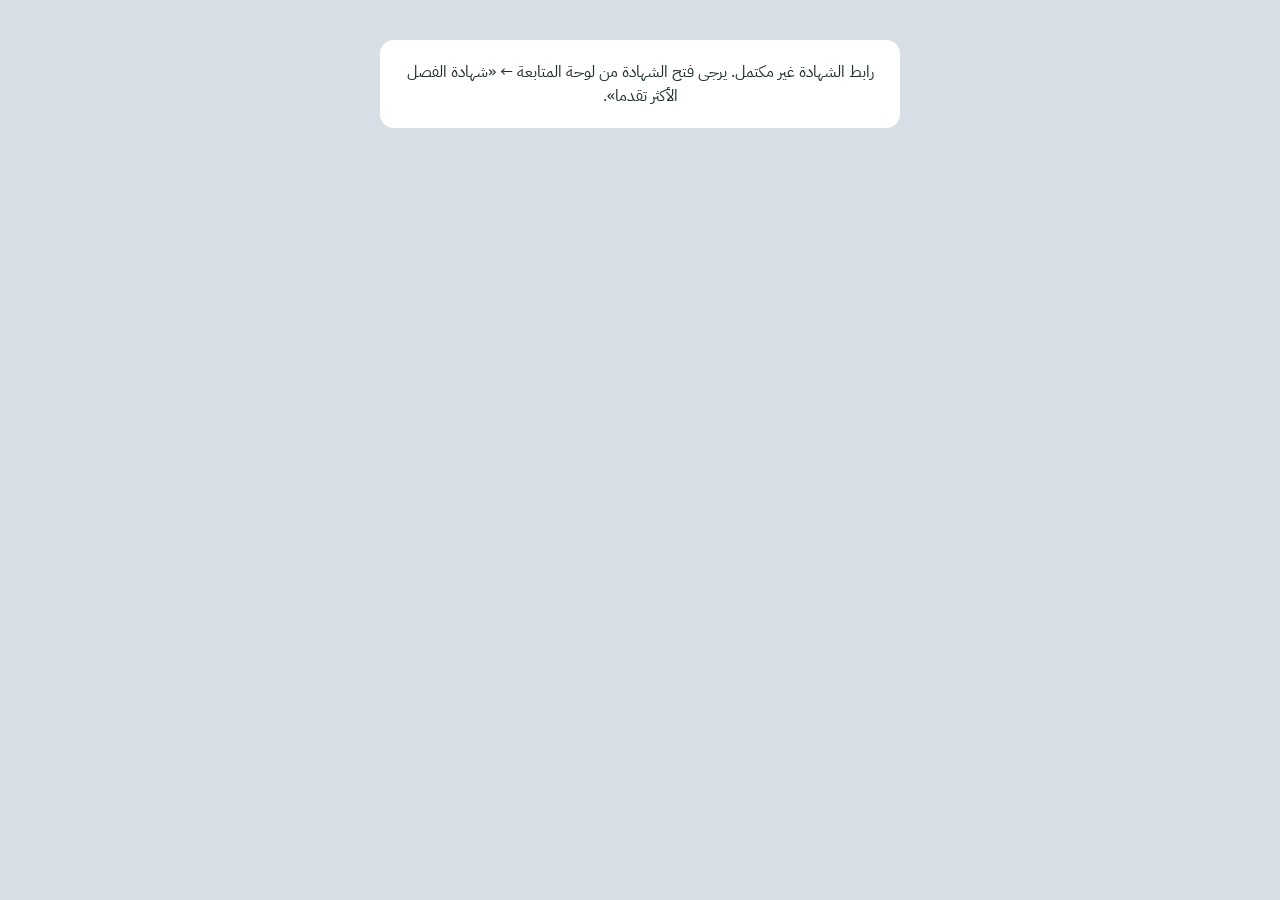
<file: certificate.html>
<!doctype html>
<html lang="ar" dir="rtl">
<head>
<meta charset="utf-8">
<meta name="viewport" content="width=device-width,initial-scale=1">
<link rel="icon" type="image/png" sizes="32x32" href="assets/icons/favicon-32.png">
<link rel="icon" type="image/png" sizes="192x192" href="assets/icons/icon-192.png">
<link rel="apple-touch-icon" href="assets/icons/apple-touch-icon.png">
<meta name="apple-mobile-web-app-title" content="مرآة الصف">
<title>شهادة تميز — مرآة الصف</title>
<link rel="preconnect" href="https://fonts.googleapis.com">
<link rel="preconnect" href="https://fonts.gstatic.com" crossorigin>
<link href="https://fonts.googleapis.com/css2?family=Cairo:wght@500;600;700;800&family=IBM+Plex+Sans+Arabic:wght@500;700&display=swap" rel="stylesheet">
<style>
@page{size:A4 landscape;margin:0}
*{box-sizing:border-box}
[hidden]{display:none!important}
html,body{margin:0}
body{background:#d9dfe6;font-family:"IBM Plex Sans Arabic",Tahoma,sans-serif;color:#1d2e28;-webkit-print-color-adjust:exact;print-color-adjust:exact}
.bar{display:flex;gap:10px;justify-content:center;flex-wrap:wrap;padding:14px 16px}
.bar button{min-height:44px;padding:8px 22px;border:0;border-radius:12px;background:#0d3b2f;color:#fff;font:inherit;font-weight:700;cursor:pointer}
.bar button:disabled{opacity:.5;cursor:wait}
.bar .hint{align-self:center;font-size:13px;color:#4a5a54}
.viewport{padding:0 16px 24px;overflow:hidden}
.scaler{transform-origin:top right;width:297mm;margin-inline:auto}

.sheet{position:relative;width:297mm;height:210mm;padding:9mm;background:linear-gradient(135deg,#7c4a12 0%,#d49a3a 16%,#f6d68a 30%,#b87a22 46%,#eec06a 62%,#9a5f17 80%,#e2b45a 100%);box-shadow:0 10px 30px rgba(0,0,0,.25);overflow:hidden}
.inner{position:relative;font-family:"Cairo","IBM Plex Sans Arabic",Tahoma,sans-serif;height:100%;border-radius:6mm;background:radial-gradient(90% 70% at 50% 35%,#fffdf8 0%,#fbf8f1 55%,#f4ecd9 100%);box-shadow:inset 0 0 0 .6mm #8f5a18,inset 0 0 0 2.2mm #fbf8f1,inset 0 0 0 2.6mm #c9973f;padding:10mm 24mm 9mm;text-align:center;display:flex;flex-direction:column;align-items:center}
/* زخارف الزوايا */
.corner{position:absolute;width:22mm;height:22mm;border:.7mm solid #c9973f}
.corner.tr{top:6mm;right:6mm;border-left:0;border-bottom:0;border-top-right-radius:6mm}
.corner.tl{top:6mm;left:6mm;border-right:0;border-bottom:0;border-top-left-radius:6mm}
.corner.br{bottom:6mm;right:6mm;border-left:0;border-top:0;border-bottom-right-radius:6mm}
.corner.bl{bottom:6mm;left:6mm;border-right:0;border-top:0;border-bottom-left-radius:6mm}
/* نقش المرآة الخفيف في الخلفية */
.arch{position:absolute;left:50%;top:18mm;width:120mm;height:170mm;transform:translateX(-50%);border:1mm solid rgba(201,151,63,.13);border-radius:60mm 60mm 8mm 8mm/70mm 70mm 8mm 8mm;pointer-events:none}

.crest{width:38mm;height:auto;filter:drop-shadow(0 .4mm .4mm rgba(60,35,5,.3))}
.school{margin:2mm 0 0;font-size:5mm;font-weight:700;color:#26352f}
.title{margin:0;font-family:"Cairo",Tahoma,sans-serif;font-weight:800;font-size:15mm;line-height:1.4;background:linear-gradient(180deg,#b27a22,#7c4a12 60%,#a8701f);-webkit-background-clip:text;background-clip:text;color:transparent}
.sub{display:inline-block;margin:1mm 0 0;padding:1.4mm 10mm;border:.4mm solid #c9973f;border-radius:4mm;background:#fdf9ef;font-weight:700;font-size:7.2mm;line-height:1.5;color:#0d3b2f}
.body{margin:3mm 0 0;max-width:220mm;font-size:5.4mm;font-weight:500;line-height:1.75;color:#1d2e28}
.cls{display:inline-block;margin:1mm 0;padding:0 8mm;font-family:"Cairo",Tahoma,sans-serif;font-weight:800;font-size:10.5mm;line-height:1.5;color:#0d3b2f;border-bottom:.6mm solid #c9973f}
.stat{margin:3mm 0 0;display:inline-flex;align-items:center;gap:3mm;padding:2mm 7mm;border-radius:99mm;background:#e7f4ec;color:#1f7a45;font-weight:700;font-size:5.6mm}
.stat svg{width:5.5mm;height:5.5mm;color:#d99a1e}
.sigs{margin-top:auto;width:100%;display:flex;justify-content:space-between;align-items:flex-end;padding:0 8mm}
.sig{width:62mm;text-align:center;font-size:5.2mm;font-weight:700;color:#26352f}
.sig .ln{height:12mm;border-bottom:.35mm dashed #9a6a1c;margin-bottom:2mm}
.principal-name{display:block;margin-top:1mm;font-size:4.4mm;line-height:1.5}
.seal{width:24mm;height:24mm;margin-bottom:4mm;border-radius:50%;display:grid;place-items:center;background:radial-gradient(circle,#f6d68a 0%,#d49a3a 60%,#9a5f17 100%);box-shadow:0 0 0 1mm #fbf8f1,0 0 0 1.5mm #c9973f;color:#5a3408;font-weight:700;font-size:4.4mm;line-height:1.3}
.seal span{display:block;font-size:3.3mm;font-weight:700}
.rights{font-family:"IBM Plex Sans Arabic",sans-serif;position:absolute;bottom:2.4mm;left:0;right:0;text-align:center;font-size:2.6mm;color:#7a6a4a}
.err{max-width:520px;margin:40px auto;padding:20px;border-radius:14px;background:#fff;text-align:center}

/* شهادة أسبوعية مستقلة لكل فصل فائز، مع بيانات الأسبوع والمرحلة. */
.weekly .sheet+.sheet{margin-top:24px}
.weekly .inner{padding:7mm 18mm 7mm}
.weekly .crest{width:24mm}
.education{margin:1mm 0 0;font-size:3.5mm;line-height:1.5;font-weight:600;color:#4a5a54}
.weekly .school{font-size:4.4mm;line-height:1.5;margin:1mm 0 0}
.weekly .title{font-size:12mm;line-height:1.35;margin:1mm 0;color:#9a6a1c;background:none}
.weekly .sub{font-size:6mm;line-height:1.5;padding:1mm 8mm;margin:0}
.award-stage{font-size:4.2mm;font-weight:700;color:#0d3b2f;margin:1mm 0 0;line-height:1.5}
.weekly .body{font-size:4.7mm;line-height:1.55;max-width:235mm;margin:2mm 0 0}
.weekly .cls{font-size:10mm;line-height:1.4;margin:1mm 0}
.weekly .stat{font-size:4.8mm;margin:2mm 0 0;padding:1.5mm 6mm}
.award-period{max-width:235mm;font-size:3.9mm;line-height:1.6;color:#4a5a54;margin:2mm 0 0}
.weekly .sigs{padding:0 5mm}
.weekly .sig{font-size:4.5mm}
.weekly .sig .ln{height:7mm}
.weekly .seal{width:20mm;height:20mm;margin-bottom:1mm;font-size:3.8mm}

@media print{
  body{background:none}
  .bar{display:none}
  .viewport{padding:0;overflow:visible}
  .scaler{transform:none!important;width:auto;height:auto!important}
  .sheet{box-shadow:none}
  .weekly .sheet{break-after:page;page-break-after:always;break-inside:avoid;page-break-inside:avoid;margin:0!important}
  .weekly .sheet:last-child{break-after:auto;page-break-after:auto}
}
</style>
</head>
<body>
<div class="bar"><button id="print">طباعة الشهادة</button><span class="hint" id="printHint">يرجى اختيار الاتجاه الأفقي وتفعيل «رسومات الخلفية» في نافذة الطباعة.</span></div>
<div class="err" id="certificateStatus" role="status" hidden></div>
<div class="viewport"><div class="scaler" id="scaler">
<div class="sheet" id="sheet">
  <div class="inner">
    <span class="corner tr"></span><span class="corner tl"></span><span class="corner br"></span><span class="corner bl"></span>
    <div class="arch" aria-hidden="true"></div>
    <img class="crest" src="assets/crest.png" alt="">
    <p class="education" data-field="education" hidden>وزارة التعليم | إدارة التعليم بمنطقة القصيم</p>
    <p class="school" id="school" data-field="school"></p>
    <div class="title">شهادة تميز</div>
    <div class="sub" id="kind" data-field="kind">الفصل الأكثر تقدما</div>
    <p class="award-stage" data-field="stage" hidden></p>
    <div class="body">
      تتقدم إدارة <span id="school2" data-field="school2"></span><br>بخالص الشكر والتقدير إلى طالبات فصل<br>
      <span class="cls" id="cls" data-field="cls"></span><br>
      <span id="reason" data-field="reason"></span>
    </div>
    <div class="stat" id="stat" data-field="stat" hidden><svg viewBox="0 0 24 24" aria-hidden="true"><path fill="currentColor" d="M12 2.6l2.85 5.8 6.4.93-4.63 4.5 1.1 6.37L12 17.2l-5.72 3 1.1-6.37-4.63-4.5 6.4-.93z"/></svg><span id="statTxt" data-field="statTxt"></span></div>
    <p class="award-period" data-field="period" hidden></p>
    <div class="sigs">
      <div class="seal"><div>مرآة الصف<span id="sealMonth" data-field="sealMonth"></span></div></div>
      <div class="sig"><div class="ln"></div>مديرة المدرسة<span class="principal-name">أ. رقية صالح العبيشي</span></div>
    </div>
    <div class="rights">فكرة وتصميم: أ. نهى فالح المطيري © 2026</div>
  </div>
</div>
</div></div>

<script src="config.js"></script>
<script src="assets/common.js"></script>
<script src="assets/weekly-awards.js"></script>
<script>
(function () {
  var M = window.Miraat, q = new URLSearchParams(location.search);
  var $ = function (id) { return document.getElementById(id); };
  var num = new Intl.NumberFormat("ar-SA-u-nu-latn");
  if (q.get("mode") === "weekly") { loadWeekly(); return; }
  var c = M.findClass(q.get("c"));
  if (!c) { document.body.innerHTML = '<div class="err">رابط الشهادة غير مكتمل. يرجى فتح الشهادة من لوحة المتابعة ← «شهادة الفصل الأكثر تقدما».</div>'; return; }
  var month = q.get("m") || M.hijriMonthLabel(M.hijriMonthRange(-1).start);
  var mode = q.get("mode") === "excellence" ? "excellence" : "progress";
  var from = parseInt(q.get("from"), 10), to = parseInt(q.get("to"), 10);

  $("school").textContent = M.SCHOOL;
  $("school2").textContent = M.SCHOOL;
  $("cls").textContent = c.name;
  $("sealMonth").textContent = month.replace(/\s*هـ$/, "");
  if (mode === "progress") {
    $("kind").textContent = "الفصل الأكثر تقدما";
    $("reason").innerHTML = "بمناسبة نيل الفصل لقب «" + $("kind").textContent + "» لشهر <span style=\"white-space:nowrap\">" + month.replace(/[<>&]/g, "").replace(/\s+هـ$/, "هـ") + "</span>، مع أطيب التمنيات بدوام التميز والتوفيق.";
    if (!isNaN(from) && !isNaN(to) && to > from) { $("statTxt").textContent = "ارتفعت نسبة الحصص المتميزة من " + num.format(from) + "٪ إلى " + num.format(to) + "٪"; $("stat").hidden = false; }
  } else {
    $("kind").textContent = "الفصل الأكثر تميزا";
    $("reason").innerHTML = "بمناسبة نيل الفصل لقب «" + $("kind").textContent + "» لشهر <span style=\"white-space:nowrap\">" + month.replace(/[<>&]/g, "").replace(/\s+هـ$/, "هـ") + "</span>، مع أطيب التمنيات بدوام التميز والتوفيق.";
    if (!isNaN(to) && to > 0) { $("statTxt").textContent = "بلغت نسبة الحصص المتميزة " + num.format(to) + "٪"; $("stat").hidden = false; }
  }
  document.title = "شهادة " + $("kind").textContent + " — " + c.name;

  /* ملاءمة المعاينة لعرض الشاشة */
  function scale() {
    var s = $("scaler"), avail = s.parentNode.clientWidth, w = $("sheet").offsetWidth, k = Math.min(1, avail / w);
    s.style.transform = "scale(" + k + ")";
    s.style.transformOrigin = "top " + (k < 1 ? "right" : "center");
    s.style.height = ($("sheet").offsetHeight * k) + "px";
    if (k < 1) s.style.marginInline = "0";
  }
  addEventListener("resize", scale); scale();
  bindPrint();

  function bindPrint() {
    $("print").addEventListener("click", function () {
      if (this.disabled) return;
      var imgs = Array.prototype.slice.call(document.images).map(function (i) { return i.complete ? 0 : new Promise(function (r) { i.onload = i.onerror = r; }); });
      Promise.all(imgs.concat(document.fonts ? [document.fonts.ready] : [])).then(function () { window.print(); });
    });
  }

  function weeklyError(message) {
    $("scaler").hidden = true;
    $("print").hidden = true;
    $("printHint").hidden = true;
    $("certificateStatus").hidden = false;
    $("certificateStatus").textContent = message;
    document.title = "شهادات تكريم الأسبوع — مرآة الصف";
  }
  function fillWeekly(sheet, x, b) {
    var A = M.WeeklyAwards;
    var field = function (name) { return sheet.querySelector('[data-field="' + name + '"]'); };
    field("education").hidden = false;
    field("school").textContent = field("school2").textContent = M.SCHOOL;
    field("kind").textContent = "الفصل الأكثر تميزا هذا الأسبوع";
    field("stage").textContent = "على مستوى " + x.stage.name;
    field("stage").hidden = false;
    field("cls").textContent = x.c.name;
    var tied = A.winners(b, x.stage.id).length > 1;
    var modern = A.newRule(b);
    field("reason").textContent = modern
      ? "تقديرا لجهودكن وتحقيق الفصل " + (tied ? "أعلى مؤشر تميز مشترك" : "أعلى مؤشر تميز") + " على مستوى " + x.stage.name + " ضمن مبادرة مرآة الصف. مع أطيب التمنيات بدوام التميز والتوفيق."
      : "تقديرا لجهودكن وحصول الفصل على " + (tied ? "أعلى رصيد مشترك" : "أعلى رصيد") + " من الحصص المتميزة على مستوى " + x.stage.name + " ضمن مبادرة مرآة الصف. مع أطيب التمنيات بدوام التميز والتوفيق.";
    field("statTxt").textContent = modern ? "نتيجة التميز: " + A.scoreLabel(x.score) : "رصيد الفصل: " + A.countLabel(x.n);
    field("stat").hidden = false;
    field("period").textContent = "الأسبوع: " + A.periodLabel(b);
    field("period").hidden = false;
    field("sealMonth").textContent = "تميز الأسبوع";
  }
  function scaleWeekly() {
    var s = $("scaler"); if (s.hidden) return;
    var sheets = Array.prototype.slice.call(s.querySelectorAll(".sheet"));
    var k = Math.min(1, s.parentNode.clientWidth / sheets[0].offsetWidth);
    var h = sheets.reduce(function (sum, sheet) { return sum + sheet.offsetHeight; }, 0) + Math.max(0, sheets.length - 1) * 24;
    s.style.transform = "scale(" + k + ")";
    s.style.transformOrigin = "top " + (k < 1 ? "right" : "center");
    s.style.height = h * k + "px";
    s.style.marginInline = k < 1 ? "0" : "auto";
  }
  function loadWeekly() {
    var A = M.WeeklyAwards;
    document.body.classList.add("weekly");
    document.title = "شهادات تكريم الأسبوع — مرآة الصف";
    $("scaler").hidden = true;
    $("print").disabled = true;
    $("print").textContent = "طباعة / حفظ PDF";
    $("printHint").textContent = "شهادة لكل فصل على A4 أفقي. اختاري «حفظ بصيغة PDF» أو الطابعة، وفعلي رسومات الخلفية.";
    $("certificateStatus").hidden = false;
    $("certificateStatus").textContent = "جار تجهيز الشهادات من نتائج الأسبوع المنشورة…";
    bindPrint();
    M.Store.getBoard().then(function (b) {
      if (!A.validBoard(b)) { weeklyError("لم تنشر نتائج أسبوع مكتمل بعد. افتحي لوحة المتابعة وحدثي أرقام انعكاس الأسبوع."); return; }
      var requestedWeek = q.get("week");
      if ((requestedWeek && requestedWeek !== b.weekStart) || (!requestedWeek && q.get("scope") !== "all")) { weeklyError("رابط الشهادة يخص أسبوعا مختلفا عن المعروض الآن. أعيدي إصدار الشهادة من تبويب انعكاس الأسبوع في لوحة المتابعة."); return; }
      var list = A.allWinners(b), code = q.get("c");
      if (code) {
        var c = M.findClass(code);
        list = c ? list.filter(function (x) { return x.c.code === c.code; }) : [];
      } else if (q.get("scope") !== "all") {
        weeklyError("رابط الشهادة غير مكتمل. افتحي الشهادة من تبويب انعكاس الأسبوع في لوحة المتابعة."); return;
      }
      if (!list.length) {
        var requestedClass = code ? M.findClass(code) : null;
        var stageId = requestedClass ? (requestedClass.code[0] === "m" ? "middle" : "secondary") : null;
        var pending = A.twoRule(b) && (stageId ? !A.stageReady(b, stageId) : !A.stageReady(b, "middle") || !A.stageReady(b, "secondary"));
        weeklyError(pending ? "تنتظر شهادة هذه المرحلة اكتمال التقييمين لكل مادة ومجال في جميع فصولها." :
          "لا توجد شهادة لهذا الفصل أو الأسبوع ضمن نتائج التكريم المنشورة لهذه المرحلة.");
        return;
      }
      var first = $("sheet"), template = first.cloneNode(true), scaler = $("scaler");
      list.forEach(function (x, i) {
        var sheet = i === 0 ? first : template.cloneNode(true);
        if (i > 0) {
          sheet.removeAttribute("id");
          sheet.querySelectorAll("[id]").forEach(function (el) { el.removeAttribute("id"); });
          scaler.appendChild(sheet);
        }
        fillWeekly(sheet, x, b);
      });
      $("certificateStatus").hidden = true;
      scaler.hidden = false;
      $("print").disabled = false;
      document.title = (list.length === 1 ? "شهادة الفصل الأكثر تميزا — " + list[0].c.name : "شهادات الفصول الأكثر تميزا") + " — " + b.weekStart;
      addEventListener("resize", scaleWeekly); scaleWeekly();
      if (document.fonts) document.fonts.ready.then(scaleWeekly);
    }).catch(function () { weeklyError("تعذر تحميل نتائج الأسبوع. تحققي من الاتصال بالإنترنت وأعيدي فتح الشهادة."); });
  }
})();
</script>
</body>
</html>
</file>
<file: assets/style.css>
/* مرآة الصف — الهوية البصرية المشتركة */
:root{
  --green-900:#0d3a2e;
  --green-800:#12473a;
  --green-700:#165a48;
  --green-600:#1d6b55;
  --gold:#b8893a;
  --gold-soft:#e9d9b4;
  --gold-bg:#faf5ea;
  --ink:#163229;
  --ink-2:#3d554c;
  --muted:#6c7b74;
  --line:#dfe6e2;
  --bg:#f3f6f4;
  --card:#ffffff;
  --excellent:#2e7d4a;
  --excellent-d:#1f5d36;
  --good:#2f63c9;
  --good-d:#214a9c;
  --follow:#c05a1f;
  --follow-d:#924214;
  --danger:#b3261e;
  --radius:18px;
  --font:"IBM Plex Sans Arabic",Tahoma,"Segoe UI",Arial,sans-serif;
}
*{box-sizing:border-box;-webkit-tap-highlight-color:transparent}
html{-webkit-text-size-adjust:100%;text-size-adjust:100%}
html,body{margin:0}
html{overflow-x:hidden}
body{overflow-x:clip}
body{background:var(--bg);color:var(--ink);font-family:var(--font);line-height:1.5}
button,input,textarea,select{font-family:inherit}
button{cursor:pointer}
[hidden]{display:none!important}
.sr{position:absolute;width:1px;height:1px;overflow:hidden;clip:rect(0 0 0 0);white-space:nowrap}

/* الترويسة */
.masthead{background:linear-gradient(160deg,var(--green-800),var(--green-900));color:#fff;border-top:5px solid var(--gold);padding:22px 20px 58px}
.brand{display:flex;align-items:center;gap:12px}
.mark{flex:none;width:48px;height:48px;border-radius:14px;border:1.5px solid var(--gold);display:grid;place-items:center;background:rgba(255,255,255,.04)}
.mark svg{width:26px;height:34px}
.brand h1{margin:0;font-size:27px;font-weight:700;letter-spacing:0}
.school{margin:8px 0 0;font-size:14px;color:#d7e3dd}
.wrap{max-width:640px;margin:0 auto}

/* سطر الحقوق */
.site-foot{padding:16px 16px calc(14px + env(safe-area-inset-bottom));text-align:center;font-size:12px;line-height:1.6;color:var(--muted)}

/* التكيّف مع أحجام الشاشات */
@media (max-width:360px){
  .masthead{padding-inline:14px}
  .brand h1{font-size:23px}
  .mark{width:42px;height:42px}
  .school{font-size:13px}
}
@media (min-width:720px){
  .wrap{max-width:760px}
}

/* عند التكبير التلقائي (نسخة الحاسب على الجوال) تُطبَّق تخطيطات الجوال */
.fitted body{min-height:0}
.fitted .wrap{max-width:640px}
</file>
